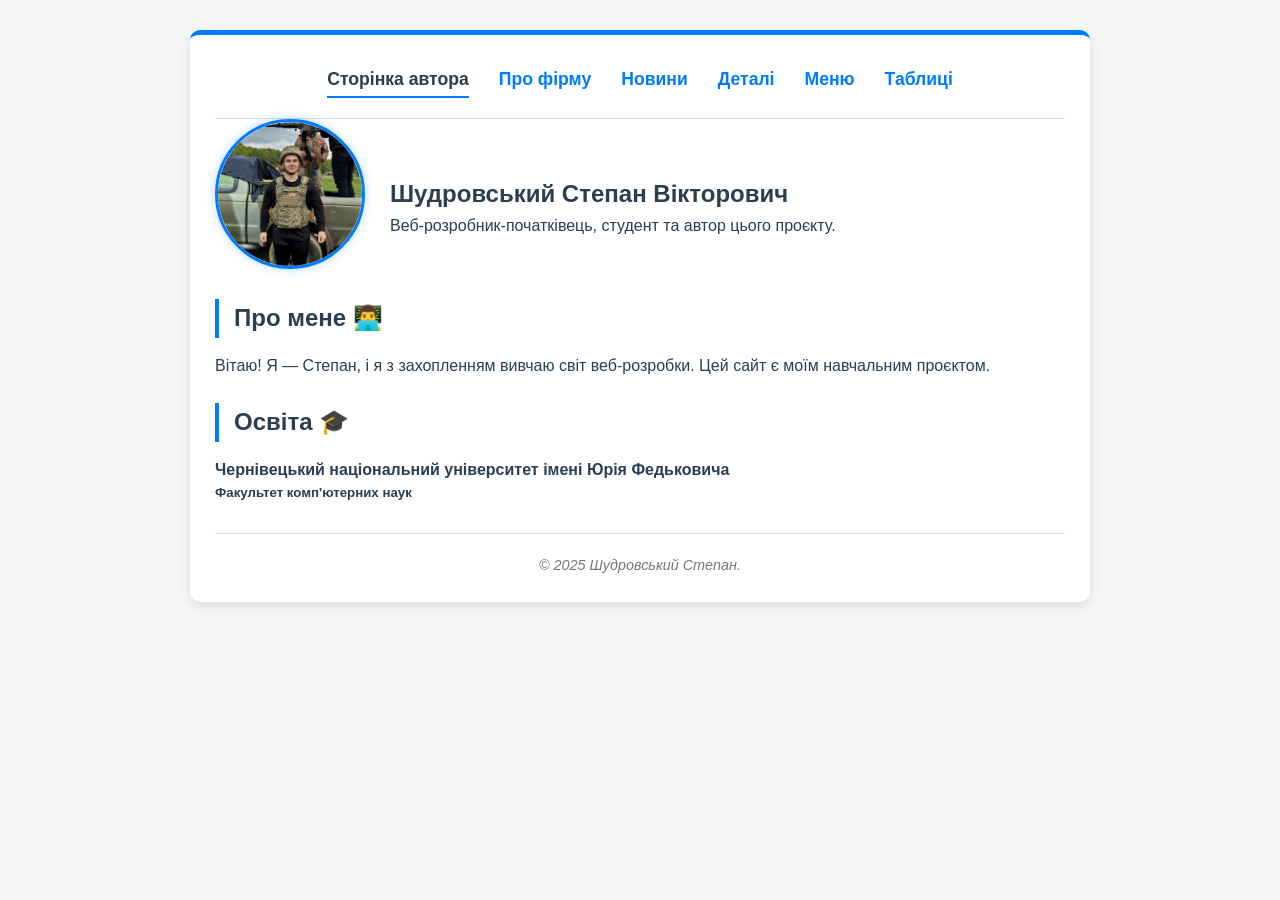
<file: index.html>
<!DOCTYPE html>
<html lang="uk-UA">

<head>
    <meta charset="UTF-8">
    <meta name="author" content="Шудровський Степан Вікторович">
    <meta name="viewport" content="width=device-width, initial-scale=1.0">
    <title>Сторінка автора - Шудровський Степан</title>
    <link rel="stylesheet" href="style.css">
</head>

<body>
    <div class="container">
        <header>
            <nav>
                <a href="index.html" class="active"><strong>Сторінка автора</strong></a>
                <a href="company.html">Про фірму</a>
                <a href="news.html">Новини</a>
                <a href="lists.html">Деталі</a>
                <a href="menu.html">Меню</a>
                <a href="tables.html">Таблиці</a>
            </nav>
        </header>
        <main>
            <section class="profile-header">
                <img src="images/author-photo.jpg" alt="Фото Степана Шудровського" class="profile-pic" width="150"
                    height="150">
                <div class="profile-info">
                    <h1>Шудровський Степан Вікторович</h1>
                    <p>Веб-розробник-початківець, студент та автор цього проєкту.</p>
                </div>
            </section>
            <section class="details">
                <h2>Про мене 👨‍💻</h2>
                <p>Вітаю! Я — Степан, і я з захопленням вивчаю світ веб-розробки. Цей сайт є моїм навчальним проєктом.
                </p>
                <h2>Освіта 🎓</h2>
                <h4>Чернівецький національний університет імені Юрія Федьковича</h4>
                <h5>Факультет комп'ютерних наук</h5>
            </section>
        </main>
        <footer>
            <address>© 2025 Шудровський Степан.</address>
        </footer>
    </div>
</body>

</html>
</file>
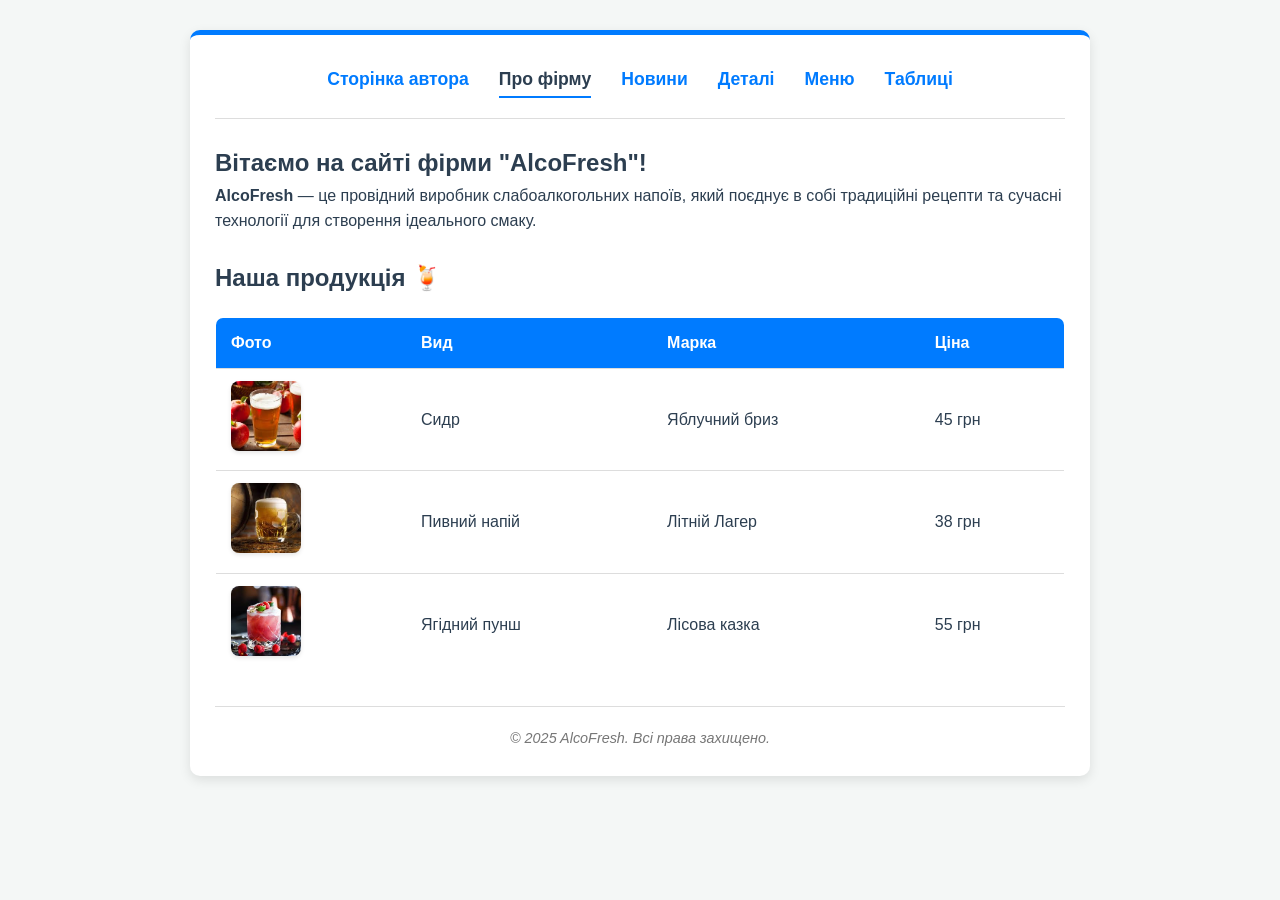
<file: company.html>
<!DOCTYPE html>
<html lang="uk">

<head>
    <meta charset="UTF-8">
    <meta name="author" content="Шудровський Степан Вікторович">
    <meta name="viewport" content="width=device-width, initial-scale=1.0">
    <title>Інформація про фірму "AlcoFresh"</title>
    <link rel="stylesheet" href="style.css">
</head>

<body>
    <div class="container">
        <header>
            <nav>
                <a href="index.html">Сторінка автора</a>
                <a href="company.html" class="active"><strong>Про фірму</strong></a>
                <a href="news.html">Новини</a>
                <a href="lists.html">Деталі</a>
                <a href="menu.html">Меню</a>
                <a href="tables.html">Таблиці</a>
            </nav>
        </header>
        <main>
            <section>
                <h1 id="company-title">Вітаємо на сайті фірми "AlcoFresh"!</h1>
                <p>
                    <b>AlcoFresh</b> — це провідний виробник слабоалкогольних напоїв, який поєднує в собі традиційні
                    рецепти та сучасні технології для створення ідеального смаку.
                </p>
            </section>
            <section>
                <h2>Наша продукція 🍹</h2>
                <table>
                    <thead>
                        <tr>
                            <th>Фото</th>
                            <th>Вид</th>
                            <th>Марка</th>
                            <th>Ціна</th>
                        </tr>
                    </thead>
                    <tbody>
                        <tr>
                            <td><img src="images/cider.jpg" alt="Сидр" class="product-photo"></td>
                            <td>Сидр</td>
                            <td>Яблучний бриз</td>
                            <td>45 грн</td>
                        </tr>
                        <tr>
                            <td><img src="images/lager.jpg" alt="Пивний напій" class="product-photo"></td>
                            <td>Пивний напій</td>
                            <td>Літній Лагер</td>
                            <td>38 грн</td>
                        </tr>
                        <tr>
                            <td><img src="images/punch.jpg" alt="Ягідний пунш" class="product-photo"></td>
                            <td>Ягідний пунш</td>
                            <td>Лісова казка</td>
                            <td>55 грн</td>
                        </tr>
                    </tbody>
                </table>
            </section>
        </main>
        <footer>
            <address>© 2025 AlcoFresh. Всі права захищено.</address>
        </footer>
    </div>
</body>

</html>
</file>
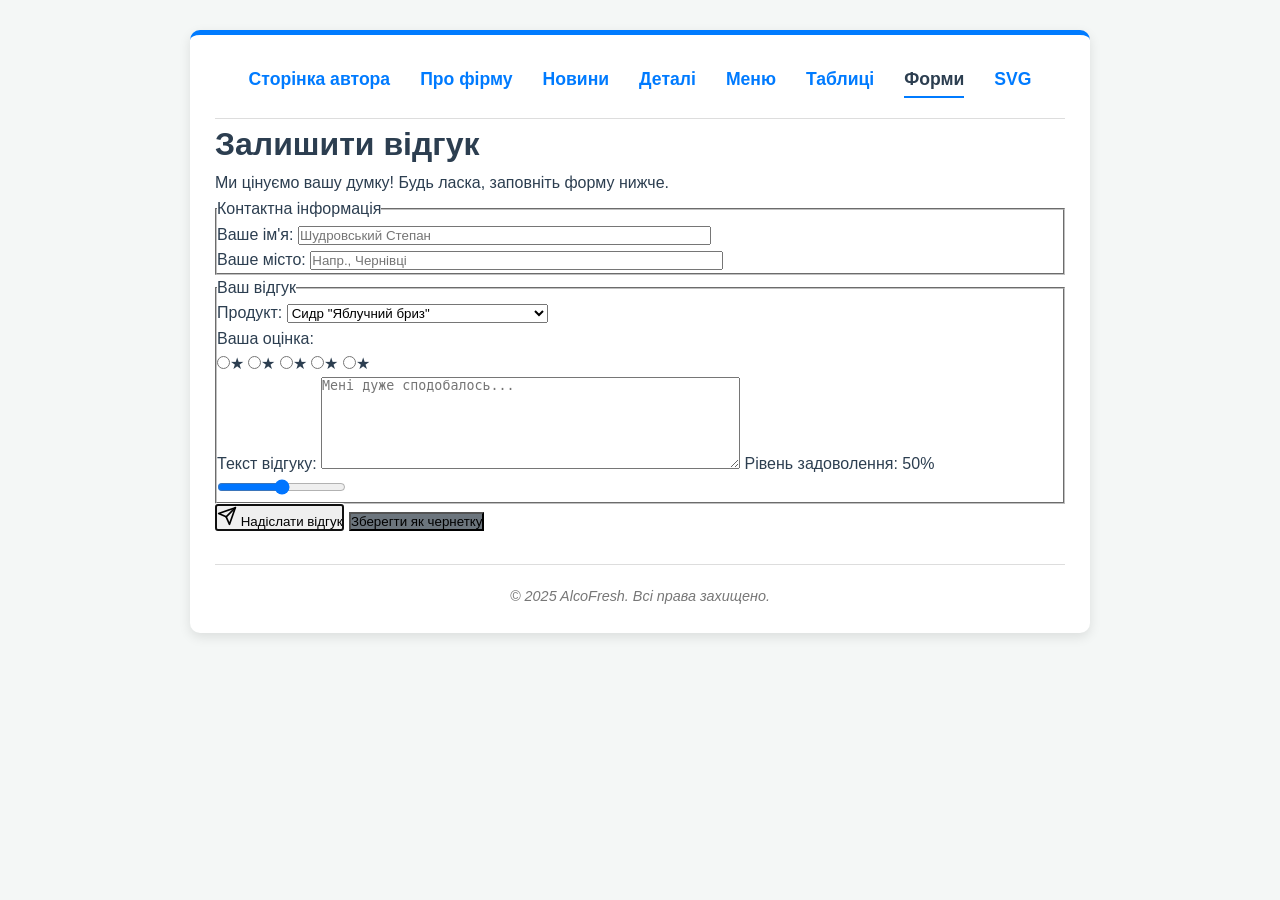
<file: forms.html>
<!DOCTYPE html>
<html lang="uk">

<head>
    <meta charset="UTF-8">
    <meta name="author" content="Шудровський Степан Вікторович">
    <meta name="viewport" content="width=device-width, initial-scale=1.0">
    <title>Форма відгуку - AlcoFresh</title>
    <link rel="stylesheet" href="style.css">
</head>

<body>
    <div class="container">
        <header>
            <nav>
                <a href="index.html">Сторінка автора</a>
                <a href="company.html">Про фірму</a>
                <a href="news.html">Новини</a>
                <a href="lists.html">Деталі</a>
                <a href="menu.html">Меню</a>
                <a href="tables.html">Таблиці</a>
                <a href="forms.html" class="active"><strong>Форми</strong></a>
                <a href="svg.html">SVG</a>
            </nav>
        </header>
        <main>
            <h1>Залишити відгук</h1>
            <p class="form-description">Ми цінуємо вашу думку! Будь ласка, заповніть форму нижче.</p>

            <form action="javascript:void(0);" method="post" id="feedback-form" class="feedback-form"
                title="Форма для відгуків">

                <fieldset>
                    <legend>Контактна інформація</legend>
                    <div class="form-grid">
                        <div>
                            <label for="full-name" id="name-label" lang="uk">Ваше ім'я:</label>
                            <input type="text" id="full-name" name="fullname" required size="50" maxlength="100"
                                placeholder="Шудровський Степан" pattern="[А-Яа-яІіЇїЄєҐґ'\s]+"
                                title="Введіть ваше повне ім'я" autocomplete="name">
                        </div>
                        <div>
                            <label for="city">Ваше місто:</label>
                            <input list="cities" id="city" name="city" size="50" placeholder="Напр., Чернівці">
                            <datalist id="cities" dir="ltr" lang="uk">
                                <option value="Київ">
                                <option value="Львів">
                                <option value="Чернівці">
                                <option value="Харків">
                            </datalist>
                        </div>
                    </div>
                </fieldset>

                <fieldset>
                    <legend>Ваш відгук</legend>

                    <label for="product-select">Продукт:</label>
                    <select name="product" id="product-select">
                        <optgroup label="Сидри" lang="uk" title="Категорія сидрів" dir="ltr">
                            <option value="cider_apple" selected class="option-style" style="color: green;">Сидр
                                "Яблучний бриз"</option>
                            <option value="cider_cherry" disabled>Сидр "Вишневий" (скоро у продажу)</option>
                        </optgroup>
                        <optgroup label="Пивні напої" lang="uk" title="Категорія пивних напоїв">
                            <option value="lager_summer">Пивний напій "Літній Лагер"</option>
                        </optgroup>
                    </select>

                    <div>
                        <p class="font-style-demo">Ваша оцінка:</p>
                        <!-- Новий зірковий рейтинг (використовує radio) -->
                        <div class="star-rating">
                            <input type="radio" name="rating" value="5" id="rate-5"><label for="rate-5">★</label>
                            <input type="radio" name="rating" value="4" id="rate-4"><label for="rate-4">★</label>
                            <input type="radio" name="rating" value="3" id="rate-3"><label for="rate-3">★</label>
                            <input type="radio" name="rating" value="2" id="rate-2"><label for="rate-2">★</label>
                            <input type="radio" name="rating" value="1" id="rate-1"><label for="rate-1">★</label>
                        </div>
                    </div>

                    <label for="review-text" style="margin-top: 15px;">Текст відгуку:</label>
                    <textarea id="review-text" name="review" rows="6" cols="50" maxlength="1000"
                        placeholder="Мені дуже сподобалось..." dir="ltr"></textarea>

                    <label for="satisfaction">Рівень задоволення: <span id="range-value">50</span>%</label>
                    <input type="range" id="satisfaction" name="satisfaction" min="0" max="100" value="50"
                        oninput="document.getElementById('range-value').innerText = this.value;">
                </fieldset>

                <input type="hidden" name="form_id" value="feedback_v1">

                <div class="form-buttons">
                    <button type="submit" autofocus>
                        <svg xmlns="http://www.w3.org/2000/svg" width="20" height="20" viewBox="0 0 24 24" fill="none"
                            stroke="currentColor" stroke-width="2" stroke-linecap="round" stroke-linejoin="round">
                            <line x1="22" y1="2" x2="11" y2="13"></line>
                            <polygon points="22 2 15 22 11 13 2 9 22 2"></polygon>
                        </svg>
                        <span>Надіслати відгук</span>
                    </button>
                    <input type="submit" value="Зберегти як чернетку" formtarget="_blank"
                        style="background-color: #6c757d;">
                </div>
            </form>

        </main>
        <footer>
            <address>© 2025 AlcoFresh. Всі права захищено.</address>
        </footer>
    </div>
</body>

</html>
</file>
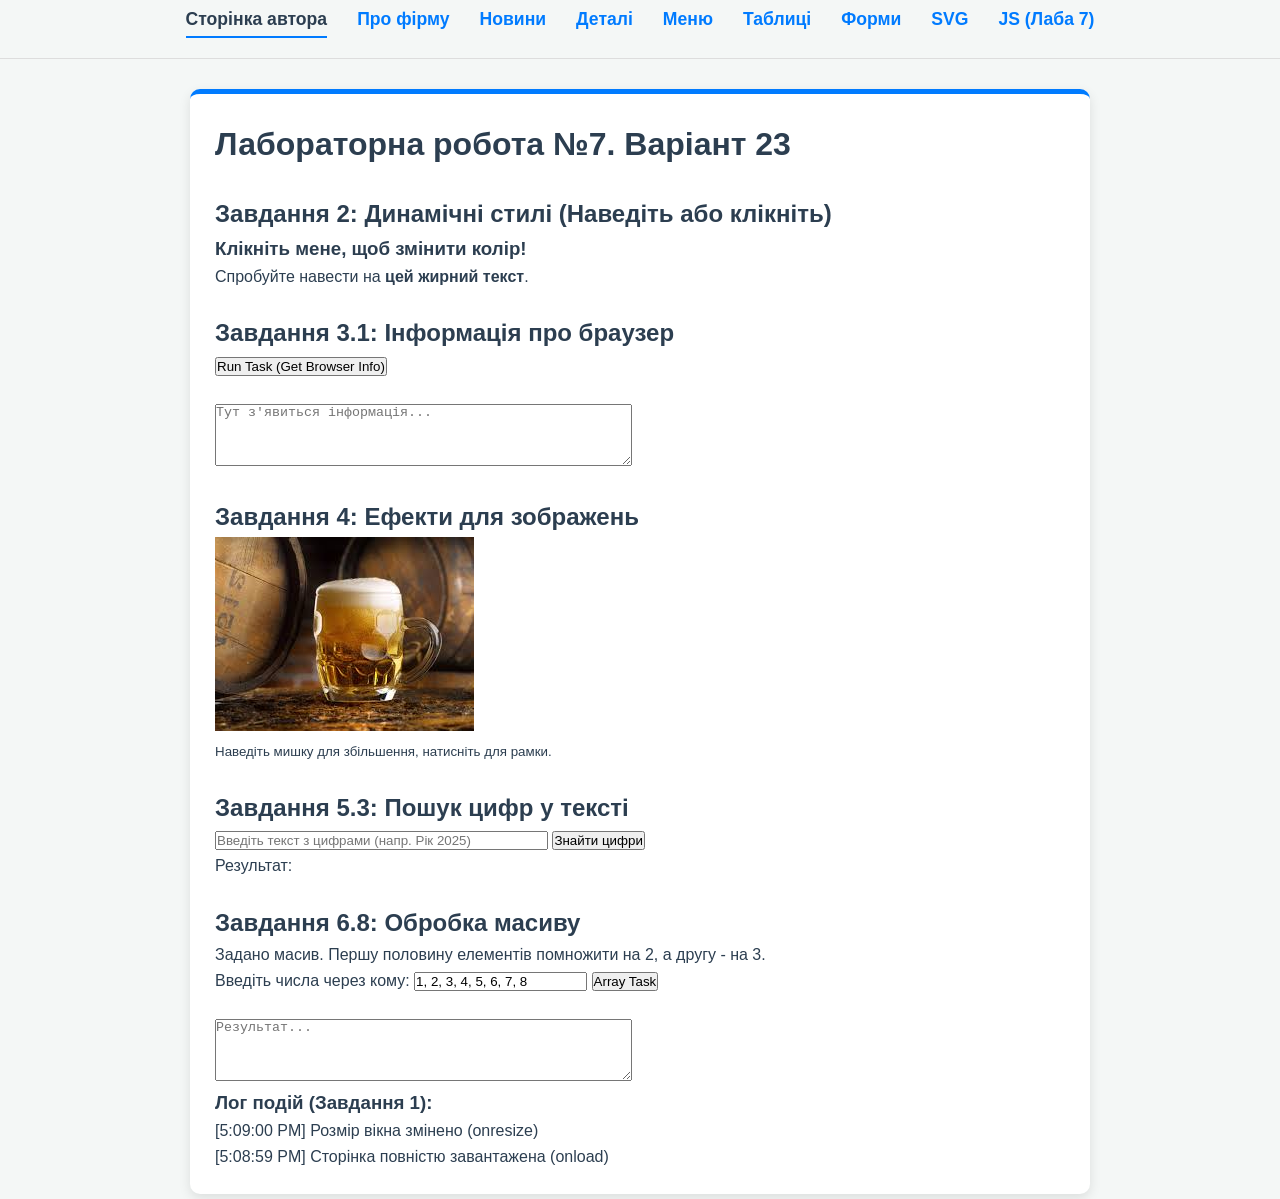
<file: lab7.html>
<!DOCTYPE html>
<html lang="uk">

<head>
    <meta charset="UTF-8">
    <meta name="viewport" content="width=device-width, initial-scale=1.0">
    <title>Лабораторна робота №7 - Варіант 23</title>
    <link rel="stylesheet" href="style.css">
</head>

<body onload="logEvent('Сторінка повністю завантажена (onload)')"
    onresize="logEvent('Розмір вікна змінено (onresize)')">

<header>
    <nav>
        <a href="index.html" class="active">Сторінка автора</a>
        <a href="company.html">Про фірму</a>
        <a href="news.html">Новини</a>
        <a href="lists.html">Деталі</a>
        <a href="menu.html">Меню</a>
        <a href="tables.html">Таблиці</a>
        <a href="forms.html">Форми</a>
        <a href="svg.html">SVG</a>
        <a href="lab7.html"><strong>JS (Лаба 7)</strong></a>
    </nav>
</header>

    <div class="container">
        <h1>Лабораторна робота №7. Варіант 23</h1>

        <section class="task-section">
            <h2>Завдання 2: Динамічні стилі (Наведіть або клікніть)</h2>
            <h3 id="dynamic-header" onclick="changeHeaderColor(this)" onmouseover="addUnderline(this)"
                onmouseout="removeUnderline(this)">
                Клікніть мене, щоб змінити колір!
            </h3>
            <p>
                Спробуйте навести на <b onmouseover="makeItalic(this)" onmouseout="removeItalic(this)">цей жирний
                    текст</b>.
            </p>
        </section>

        <section class="task-section">
            <h2>Завдання 3.1: Інформація про браузер</h2>
            <form name="browserForm">
                <button type="button" onclick="showBrowserInfo()">Run Task (Get Browser Info)</button>
                <br><br>
                <textarea id="browser-output" rows="4" cols="50" placeholder="Тут з'явиться інформація..."></textarea>
            </form>
        </section>

        <section class="task-section">
            <h2>Завдання 4: Ефекти для зображень</h2>
            <div class="image-container">
                <img src="[data-uri]" alt="Приклад" onmouseover="zoomIn(this)"
                    onmouseout="zoomOut(this)" onmousedown="changeBorder(this, 'red')"
                    onmouseup="changeBorder(this, 'none')">
                <p><small>Наведіть мишку для збільшення, натисніть для рамки.</small></p>
            </div>
        </section>

        <section class="task-section">
            <h2>Завдання 5.3: Пошук цифр у тексті</h2>
            <form name="regexForm">
                <input type="text" id="regex-input" placeholder="Введіть текст з цифрами (напр. Рік 2025)" size="40">
                <button type="button" onclick="findDigits()">Знайти цифри</button>
                <p id="regex-result">Результат: </p>
            </form>
        </section>

        <section class="task-section">
            <h2>Завдання 6.8: Обробка масиву</h2>
            <p>Задано масив. Першу половину елементів помножити на 2, а другу - на 3.</p>
            <form name="arrayForm">
                <label>Введіть числа через кому:</label>
                <input type="text" id="array-input" value="1, 2, 3, 4, 5, 6, 7, 8">
                <button type="button" onclick="processArray()">Array Task</button>
                <br><br>
                <textarea id="array-output" rows="4" cols="50" placeholder="Результат..."></textarea>
            </form>
        </section>

        <div id="event-log">
            <h3>Лог подій (Завдання 1):</h3>
            <div id="logs"></div>
        </div>
    </div>

    <script src="script.js"></script>
</body>

</html>
</file>
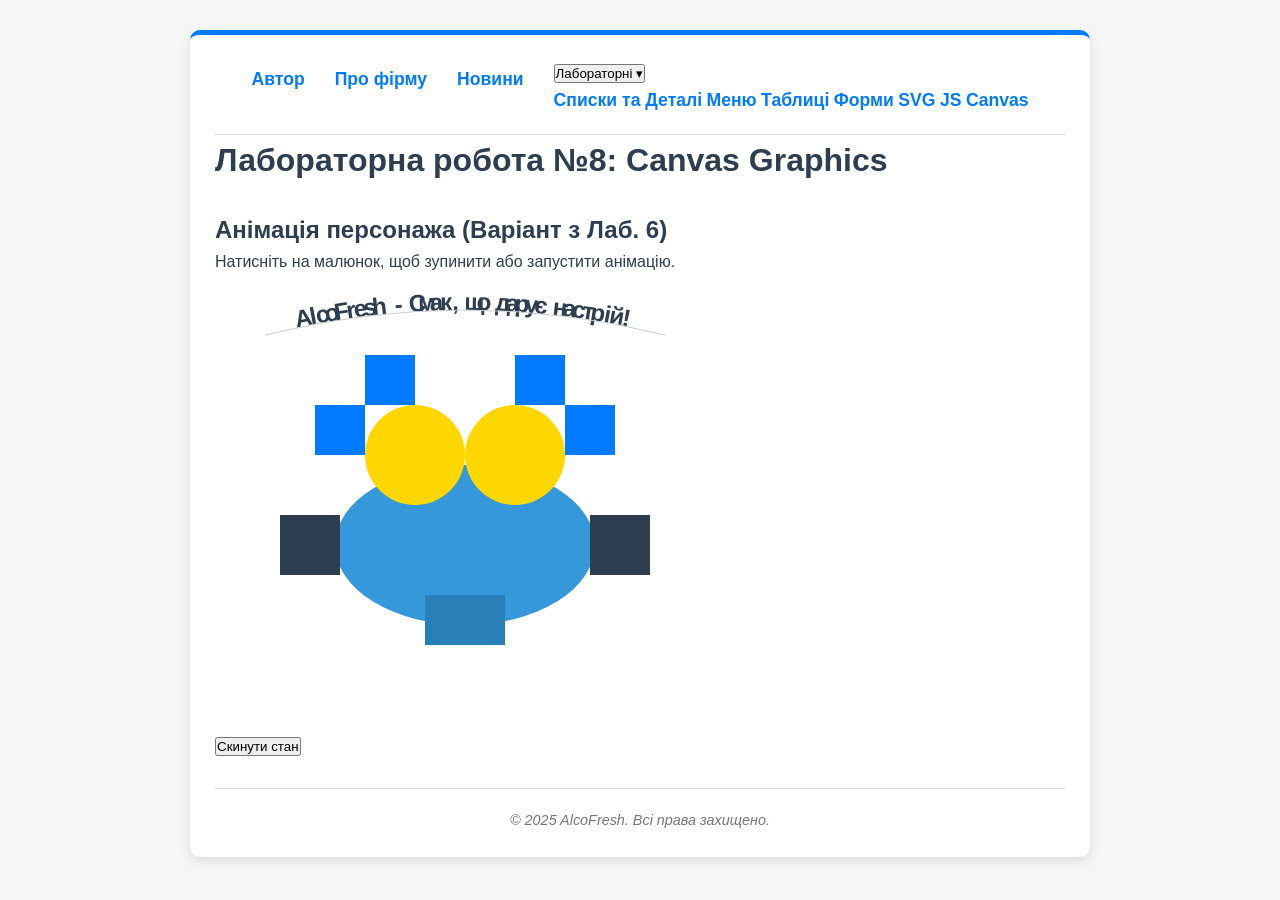
<file: lab8.html>
<!DOCTYPE html>
<html lang="uk">

<head>
    <meta charset="UTF-8">
    <meta name="viewport" content="width=device-width, initial-scale=1.0">
    <title>Лабораторна робота №8 - Canvas</title>
    <link rel="stylesheet" href="style.css">
</head>

<body>
    <div class="container">
        <header>
            <nav class="main-nav">
                <a href="index.html" class="nav-link">Автор</a>
                <a href="company.html" class="nav-link">Про фірму</a>
                <a href="news.html" class="nav-link">Новини</a>
                
                <div class="dropdown">
                    <button class="dropbtn">Лабораторні ▾</button>
                    <div class="dropdown-content">
                        <a href="lists.html">Списки та Деталі</a>
                        <a href="menu.html">Меню</a>
                        <a href="tables.html">Таблиці</a>
                        <a href="forms.html">Форми</a>
                        <a href="svg.html">SVG</a>
                        <a href="lab7.html">JS</a>
                        <a href="lab8.html">Canvas</a>
                    </div>
                </div>
            </nav>
        </header>
        <main>
            <h1>Лабораторна робота №8: Canvas Graphics</h1>

            <section class="task-section">
                <h2>Анімація персонажа (Варіант з Лаб. 6)</h2>
                <p>Натисніть на малюнок, щоб зупинити або запустити анімацію.</p>

                <canvas id="myCanvas" width="500" height="450">
                    Ваш браузер не підтримує Canvas.
                </canvas>

                <div class="controls">
                    <button onclick="resetAnimation()">Скинути стан</button>
                </div>
            </section>
        </main>
        <footer>
            <address>© 2025 AlcoFresh. Всі права захищено.</address>
        </footer>
    </div>

    <script src="lab8.js"></script>
</body>

</html>
</file>
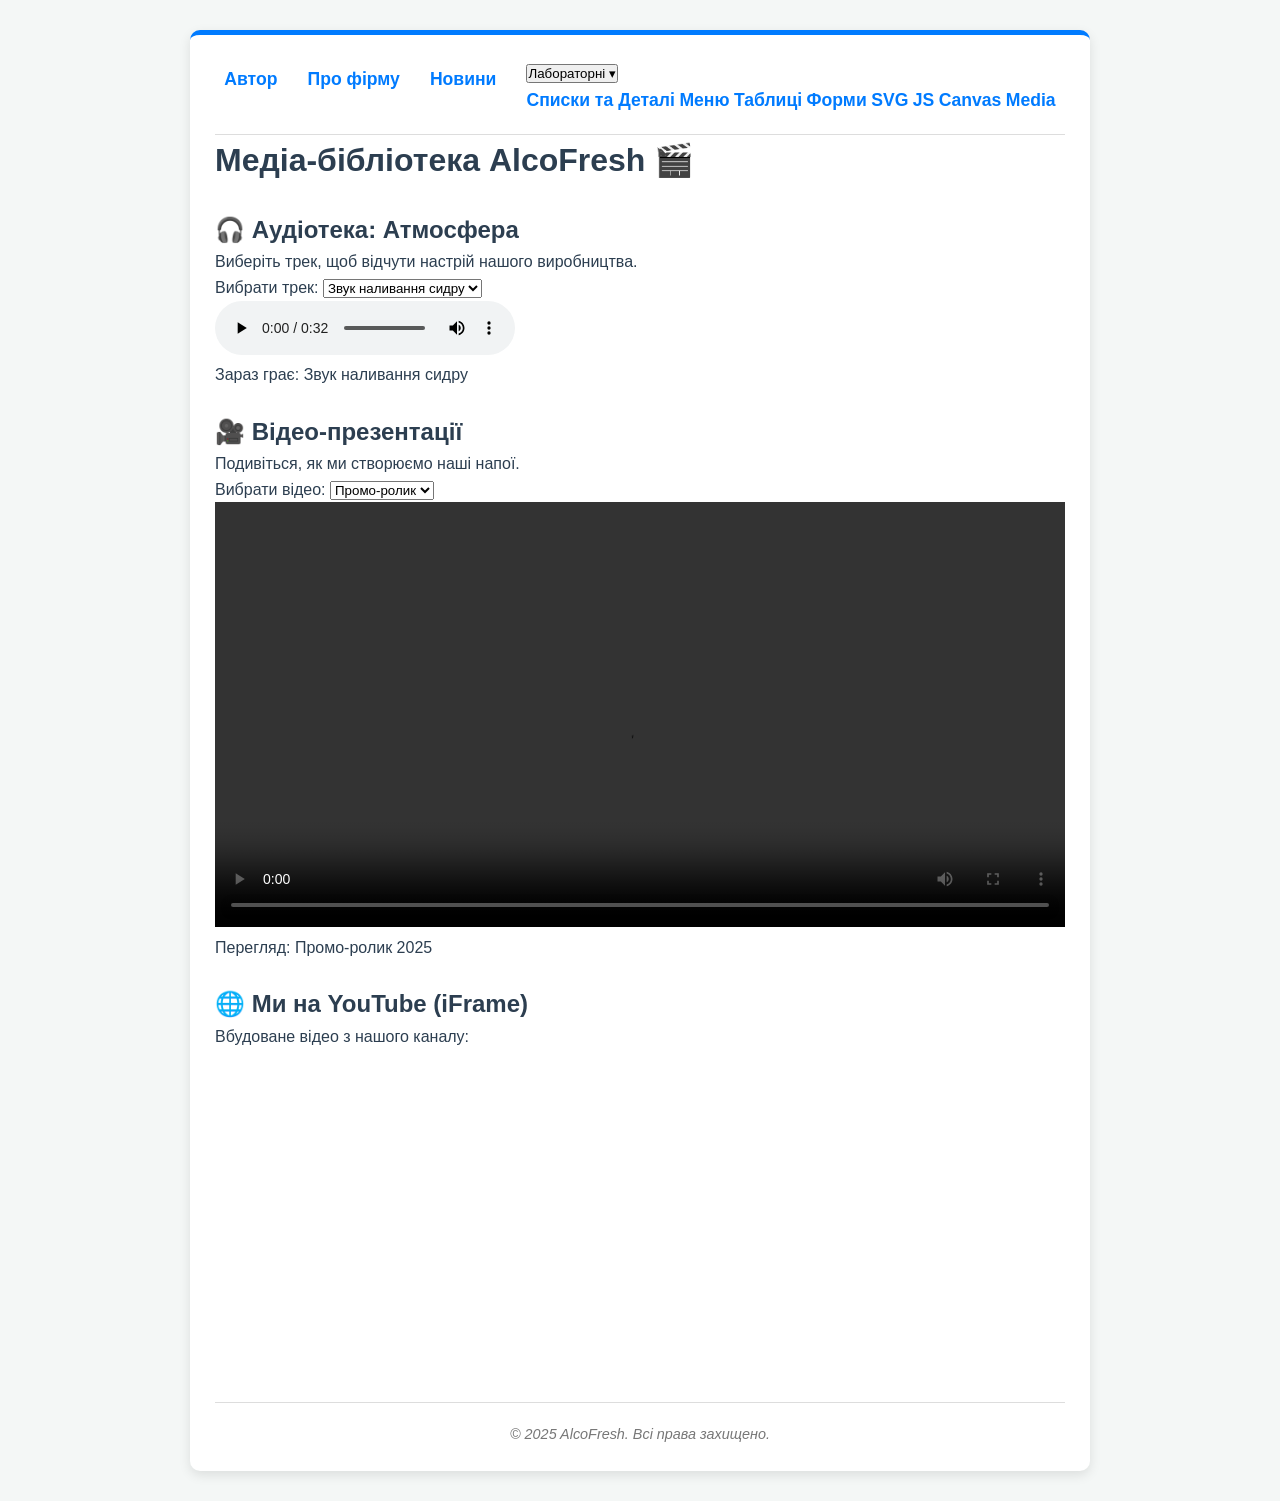
<file: lab9.html>
<!DOCTYPE html>
<html lang="uk">

<head>
    <meta charset="UTF-8">
    <meta name="viewport" content="width=device-width, initial-scale=1.0">
    <title>Медіа-бібліотека - AlcoFresh</title>
    <link rel="stylesheet" href="style.css">
</head>

<body>
    <div class="container">
        <header>
            <nav class="main-nav">
                <a href="index.html" class="nav-link">Автор</a>
                <a href="company.html" class="nav-link">Про фірму</a>
                <a href="news.html" class="nav-link">Новини</a>

                <div class="dropdown">
                    <button class="dropbtn active">Лабораторні ▾</button>
                    <div class="dropdown-content">
                        <a href="lists.html">Списки та Деталі</a>
                        <a href="menu.html">Меню</a>
                        <a href="tables.html">Таблиці</a>
                        <a href="forms.html">Форми</a>
                        <a href="svg.html">SVG</a>
                        <a href="lab7.html">JS</a>
                        <a href="lab8.html">Canvas</a>
                        <a href="lab9.html">Media</a>
                    </div>
                </div>
            </nav>
        </header>
        <main>
            <h1>Медіа-бібліотека AlcoFresh 🎬</h1>

            <section class="media-section">
                <h2>🎧 Аудіотека: Атмосфера</h2>
                <p>Виберіть трек, щоб відчути настрій нашого виробництва.</p>

                <form class="media-form">
                    <label for="audioSelect">Вибрати трек:</label>
                    <select id="audioSelect" onchange="changeAudio()">
                        <option value="media/audio/cider.mp3">Звук наливання сидру</option>
                        <option value="media/audio/bar.mp3">Шум нашого бару</option>
                        <option value="media/audio/promo_voice.mp3">Рекламний голос</option>
                    </select>
                </form>

                <figure class="media-player-container">
                    <audio id="myAudioPlayer" controls>
                        <source src="media/audio/cider.mp3" type="audio/mpeg">
                        Ваш браузер не підтримує елемент audio.
                    </audio>
                    <figcaption>Зараз грає: <span id="audioCaption">Звук наливання сидру</span></figcaption>
                </figure>
            </section>

            <section class="media-section">
                <h2>🎥 Відео-презентації</h2>
                <p>Подивіться, як ми створюємо наші напої.</p>

                <form class="media-form">
                    <label for="videoSelect">Вибрати відео:</label>
                    <select id="videoSelect" onchange="changeVideo()">
                        <option value="media/video/promo.mp4">Промо-ролик</option>
                    </select>
                </form>

                <figure class="media-player-container">
                    <video id="myVideoPlayer" width="100%" height="auto" controls preload="metadata">
                        <source src="media/video/promo.mp4" type="video/mp4">
                        Ваш браузер не підтримує елемент video.
                    </video>
                    <figcaption>Перегляд: <span id="videoCaption">Промо-ролик 2025</span></figcaption>
                </figure>
            </section>

            <section class="media-section">
                <h2>🌐 Ми на YouTube (iFrame)</h2>
                <p>Вбудоване відео з нашого каналу:</p>

                <div class="iframe-container">
                    <iframe width="560" height="315" src="https://www.youtube.com/embed/gvD-QKcHXks?"
                        title="YouTube video player" frameborder="0"
                        allow="accelerometer; autoplay; clipboard-write; encrypted-media; gyroscope; picture-in-picture; web-share"
                        allowfullscreen>
                    </iframe>
                </div>
            </section>

        </main>
        <footer>
            <address>© 2025 AlcoFresh. Всі права захищено.</address>
        </footer>
    </div>

    <script src="lab9.js"></script>
</body>

</html>
</file>
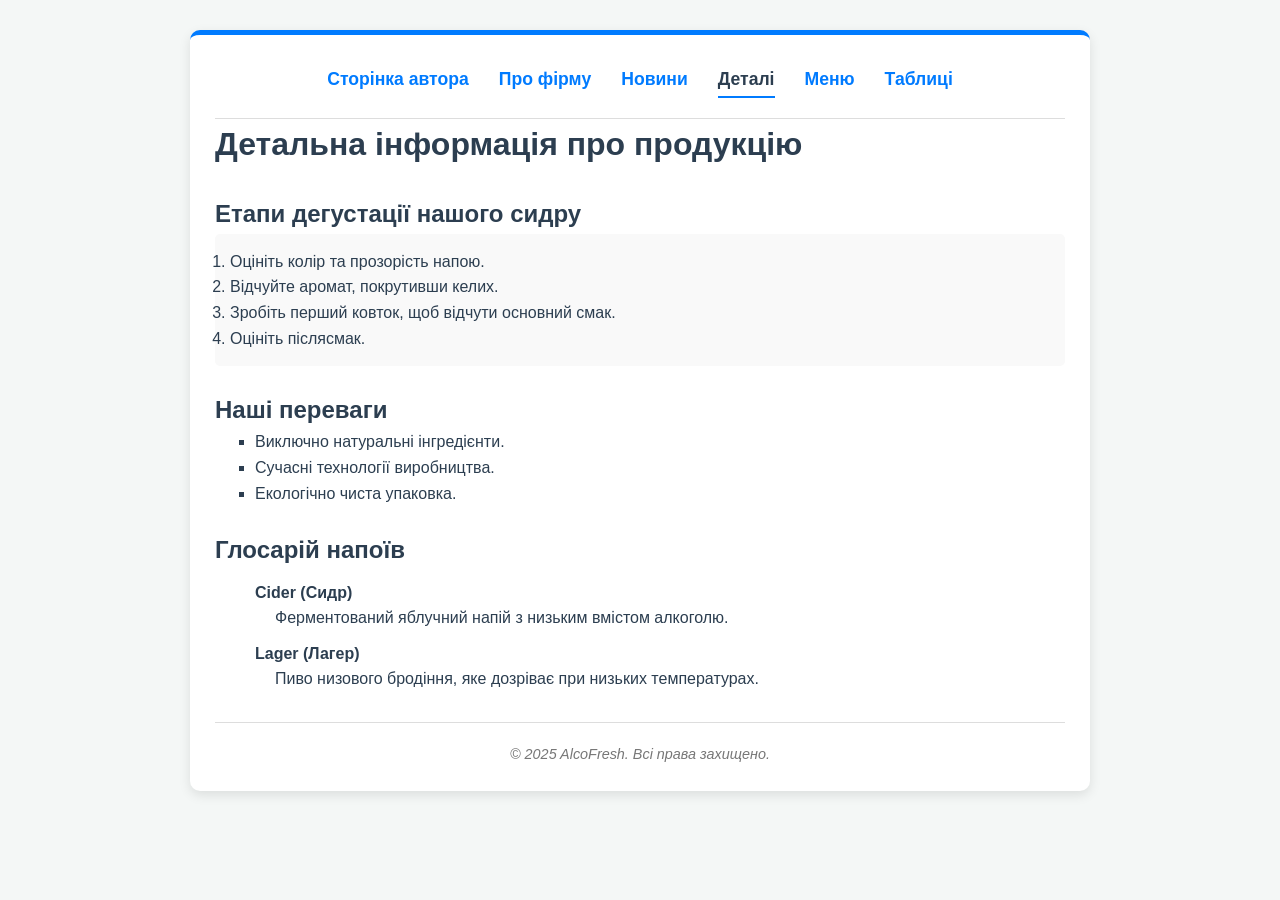
<file: lists.html>
<!DOCTYPE html>
<html lang="uk">

<head>
    <meta charset="UTF-8">
    <meta name="author" content="Шудровський Степан Вікторович">
    <meta name="viewport" content="width=device-width, initial-scale=1.0">
    <title>Асортимент та деталі - AlcoFresh</title>
    <link rel="stylesheet" href="style.css">
</head>

<body>
    <div class="container">
        <header>
            <nav>
                <a href="index.html">Сторінка автора</a>
                <a href="company.html">Про фірму</a>
                <a href="news.html">Новини</a>
                <a href="lists.html" class="active"><strong>Деталі</strong></a>
                <a href="menu.html">Меню</a>
                <a href="tables.html">Таблиці</a>
            </nav>
        </header>
        <main>
            <h1>Детальна інформація про продукцію</h1>

            <section>
                <h2>Етапи дегустації нашого сидру</h2>
                <ol start="1" class="custom-ol" style="background-color: #f9f9f9; padding: 15px; border-radius: 5px;">
                    <li>Оцініть колір та прозорість напою.</li>
                    <li>Відчуйте аромат, покрутивши келих.</li>
                    <li>Зробіть перший ковток, щоб відчути основний смак.</li>
                    <li>Оцініть післясмак.</li>
                </ol>
            </section>

            <section>
                <h2>Наші переваги</h2>
                <ul type="square" class="advantages-list">
                    <li>Виключно натуральні інгредієнти.</li>
                    <li>Сучасні технології виробництва.</li>
                    <li>Екологічно чиста упаковка.</li>
                </ul>
            </section>

            <section>
                <h2>Глосарій напоїв</h2>
                <dl id="glossary" dir="ltr">
                    <dt id="cider-term" class="drink-term" lang="en">Cider (Сидр)</dt>
                    <dd class="drink-definition">Ферментований яблучний напій з низьким вмістом алкоголю.</dd>

                    <dt id="lager-term" class="drink-term" lang="en">Lager (Лагер)</dt>
                    <dd class="drink-definition">Пиво низового бродіння, яке дозріває при низьких температурах.</dd>

                </dl>
            </section>
        </main>
        <footer>
            <address>© 2025 AlcoFresh. Всі права захищено.</address>
        </footer>
    </div>
</body>

</html>
</file>
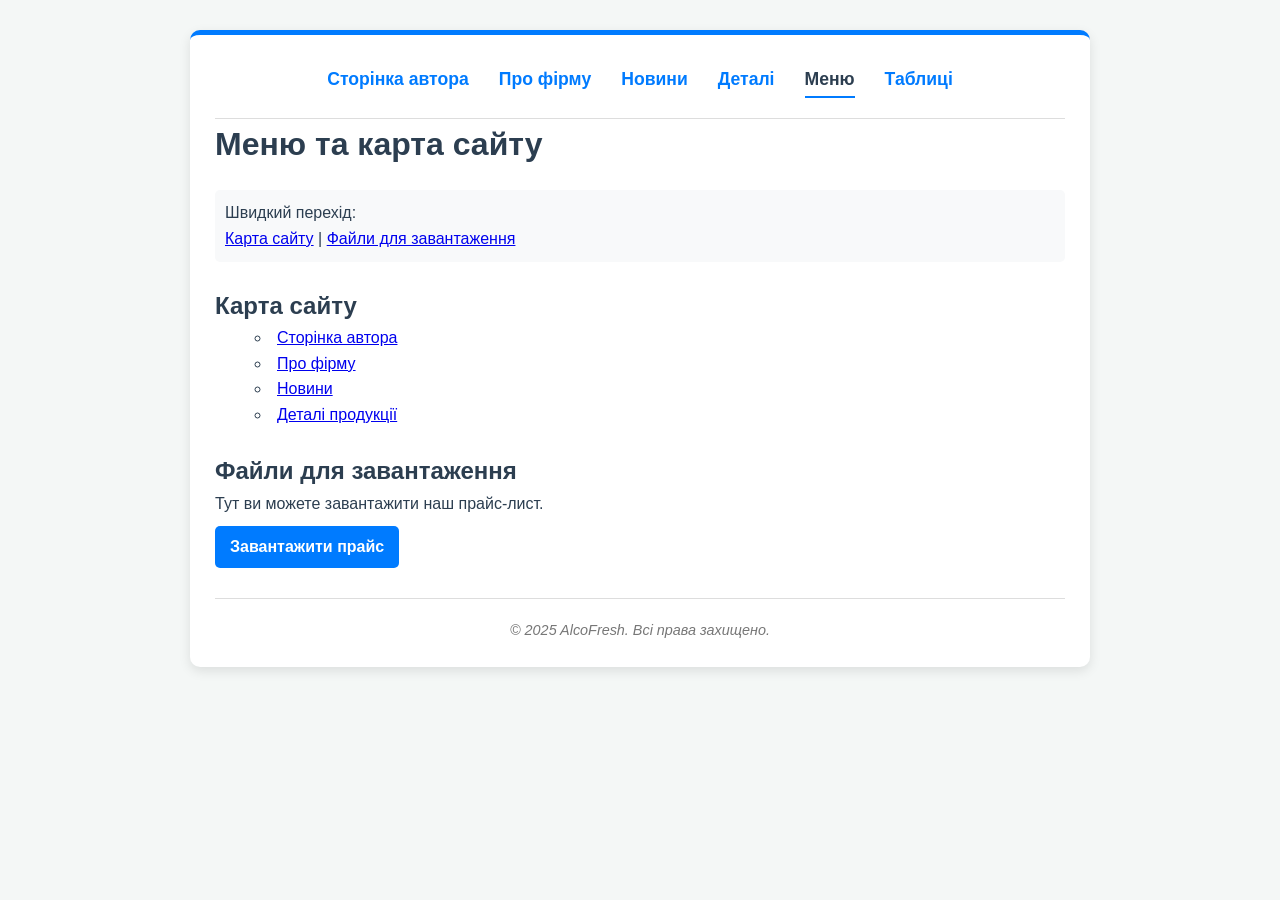
<file: menu.html>
<!DOCTYPE html>
<html lang="uk">

<head>
    <meta charset="UTF-8">
    <meta name="author" content="Шудровський Степан Вікторович">
    <meta name="viewport" content="width=device-width, initial-scale=1.0">
    <title>Меню сайту - AlcoFresh</title>
    <link rel="stylesheet" href="style.css">
</head>

<body>
    <div class="container">
        <header>
            <nav>
                <a href="index.html">Сторінка автора</a>
                <a href="company.html">Про фірму</a>
                <a href="news.html">Новини</a>
                <a href="lists.html">Деталі</a>
                <a href="menu.html" class="active"><strong>Меню</strong></a>
                <a href="tables.html">Таблиці</a>
            </nav>
        </header>
        <main>
            <h1 id="top">Меню та карта сайту</h1>

            <div class="internal-nav">
                <p>Швидкий перехід:</p>
                <a href="#sitemap" title="Перейти до карти сайту">Карта сайту</a> |
                <a href="#download-section" title="Перейти до файлів">Файли для завантаження</a>
            </div>

            <section id="sitemap">
                <h2>Карта сайту</h2>
                <menu id="main-menu">
                    <li>
                        <a href="index.html" rel="author" title="Дізнатися більше про розробника" type="text/html"
                            lang="uk-UA">Сторінка автора</a>
                    </li>
                    <li><a href="company.html" title="Інформація про нашу компанію">Про фірму</a></li>
                    <li><a href="news.html" title="Останні події та анонси">Новини</a></li>
                    <li><a href="lists.html" title="Деталі про продукцію у списках">Деталі продукції</a></li>
                </menu>
            </section>

            <section id="download-section">
                <h2>Файли для завантаження</h2>
                <p>Тут ви можете завантажити наш прайс-лист.</p>
                <a href="images/pricelist-placeholder.pdf" download="AlcoFresh-Price-List.pdf" class="read-more-btn"
                    tabindex="0" shape="rect" title="Натисніть, щоб завантажити прайс-лист у форматі PDF">
                    Завантажити прайс
                </a>
            </section>
        </main>
        <footer>
            <address>© 2025 AlcoFresh. Всі права захищено.</address>
        </footer>
    </div>
</body>

</html>
</file>
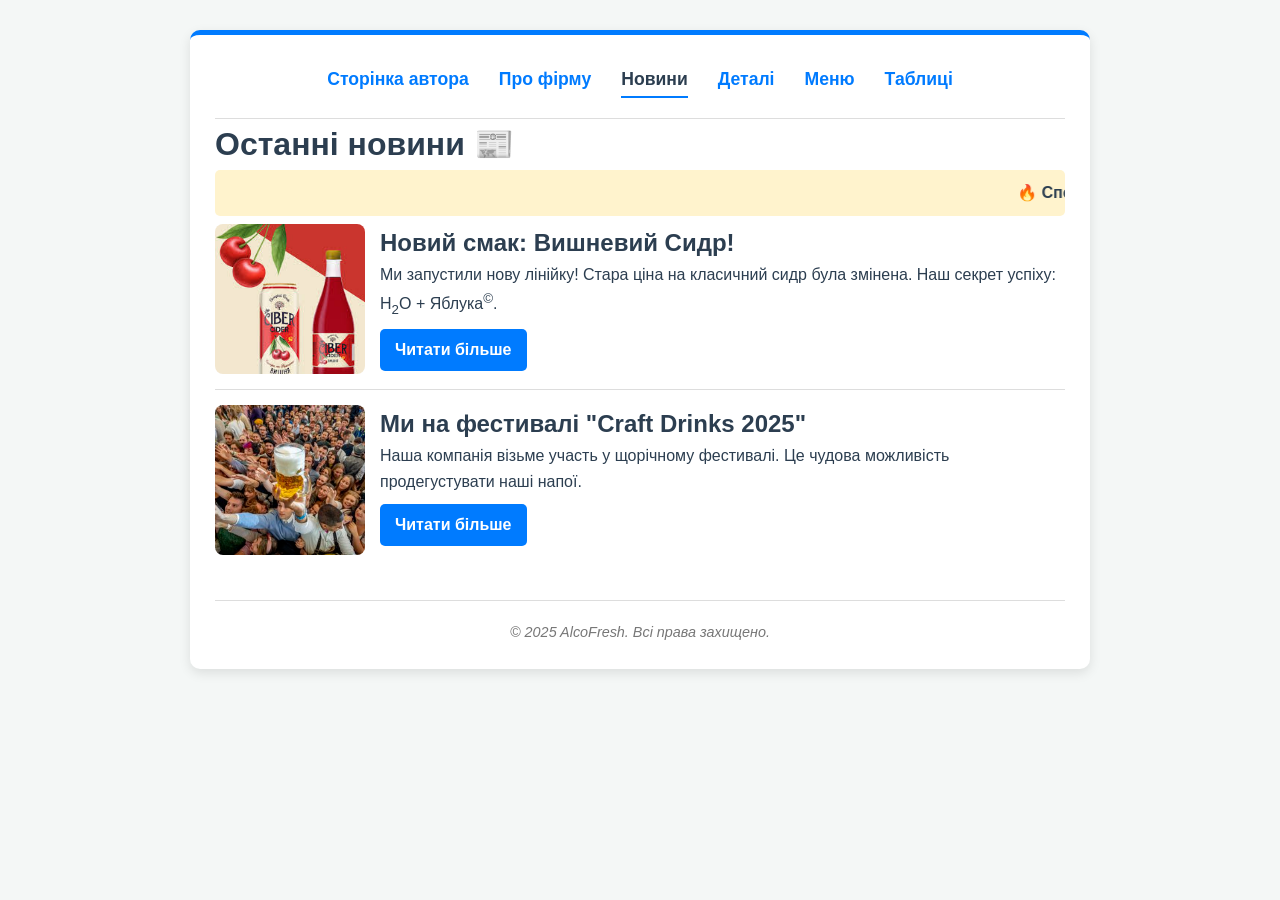
<file: news.html>
<!DOCTYPE html>
<html lang="uk">
<head>
    <meta charset="UTF-8">
    <meta name="author" content="Шудровський Степан Вікторович">
    <meta name="viewport" content="width=device-width, initial-scale=1.0">
    <title>Новини фірми "AlcoFresh"</title>
    <link rel="stylesheet" href="style.css">
</head>
<body>
    <div class="container">
        <header>
            <nav>
                <a href="index.html">Сторінка автора</a>
                <a href="company.html">Про фірму</a>
                <a href="news.html" class="active"><strong>Новини</strong></a>
                <a href="lists.html">Деталі</a>
                <a href="menu.html">Меню</a>
                <a href="tables.html">Таблиці</a>
            </nav>
        </header>
        <main>
            <h1>Останні новини 📰</h1>

            <marquee id="promo-line" class="promo" width="100%" bgcolor="#fff3cd" scrollamount="5" behavior="scroll">
                🔥 Спеціальна пропозиція цього тижня: знижка 15% на весь яблучний сидр! 🔥
            </marquee>

            <article class="news-item">
                <img src="images/news-cherries.jpg" alt="Вишневий сидр" class="news-photo">
                <h2>Новий смак: Вишневий Сидр!</h2>
                <p>Ми запустили нову лінійку! Стара ціна на класичний сидр була змінена. Наш секрет успіху: H<sub>2</sub>O + Яблука<sup>©</sup>.</p>
                <a href="#" class="read-more-btn">Читати більше</a>
            </article>
            <article class="news-item">
                <img src="images/news-festival.jpg" alt="Фестиваль напоїв" class="news-photo">
                <h2>Ми на фестивалі "Craft Drinks 2025"</h2>
                <p>Наша компанія візьме участь у щорічному фестивалі. Це чудова можливість продегустувати наші напої.</p>
                <a href="#" class="read-more-btn">Читати більше</a>
            </article>
        </main>
        <footer>
            <address>© 2025 AlcoFresh. Всі права захищено.</address>
        </footer>
    </div>
</body>
</html>
</file>
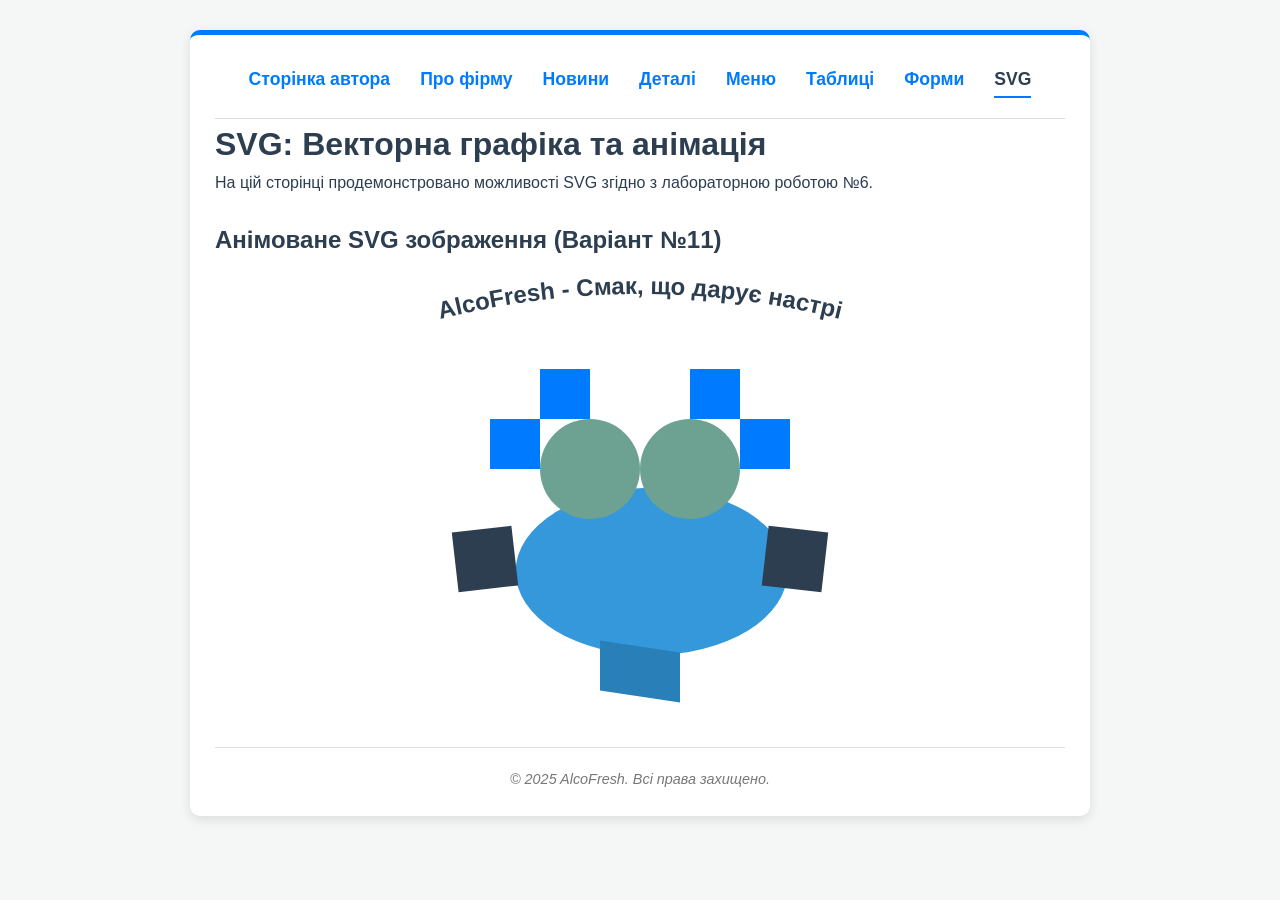
<file: svg.html>
<!DOCTYPE html>
<html lang="uk">

<head>
    <meta charset="UTF-8">
    <meta name="author" content="Шудровський Степан Вікторович">
    <meta name="viewport" content="width=device-width, initial-scale=1.0">
    <title>SVG графіка та анімація - AlcoFresh</title>
    <link rel="stylesheet" href="style.css">
</head>

<body>
    <div class="container">
        <header>
            <nav>
                <a href="index.html">Сторінка автора</a>
                <a href="company.html">Про фірму</a>
                <a href="news.html">Новини</a>
                <a href="lists.html">Деталі</a>
                <a href="menu.html">Меню</a>
                <a href="tables.html">Таблиці</a>
                <a href="forms.html">Форми</a>
                <a href="svg.html" class="active"><strong>SVG</strong></a>
            </nav>
        </header>
        <main>
            <h1>SVG: Векторна графіка та анімація</h1>
            <p>На цій сторінці продемонстровано можливості SVG згідно з лабораторною роботою №6.</p>

            <section>
                <h2>Анімоване SVG зображення (Варіант №11)</h2>

                <svg width="100%" height="450" viewBox="0 0 500 450" class="svg-canvas">
                    <desc>Анімована фігура, що точно відповідає схемі варіанту.</desc>

                    <!-- Текст по кривій -->
                    <defs>
                        <path id="text-path" d="M 50 60 Q 250 10 450 60" fill="none" />
                    </defs>
                    <text font-size="24" font-family="Arial, sans-serif" fill="#2c3e50" font-weight="bold">
                        <textPath href="#text-path">
                            AlcoFresh - Смак, що дарує настрій!
                        </textPath>
                    </text>

                    <!-- Група для фігури -->
                    <g id="figure" transform="translate(0, 30)">

                        <!-- Тіло (3.4. Зміна розміру) -->
                        <ellipse cx="250" cy="270" rx="130" ry="80" fill="#3498db">
                            <animateTransform attributeName="transform" type="scale" begin="0s" dur="2s"
                                values="1; 1.05; 1" repeatCount="indefinite" additive="sum" />
                        </ellipse>

                        <!-- Ноги (3.5. Перекручування) -->
                        <rect x="210" y="320" width="80" height="50" fill="#2980b9">
                            <animateTransform attributeName="transform" type="skewY" begin="0s" dur="3s"
                                values="0; 10; -10; 0" repeatCount="indefinite" additive="sum" />
                        </rect>

                        <!-- Руки (3.3. Обертання) -->
                        <rect x="375" y="240" width="60" height="60" fill="#2c3e50">
                            <animateTransform attributeName="transform" type="rotate" begin="0s" dur="4s"
                                from="0 405 270" to="360 405 270" repeatCount="indefinite" />
                        </rect>
                        <rect x="65" y="240" width="60" height="60" fill="#2c3e50">
                            <animateTransform attributeName="transform" type="rotate" begin="0s" dur="4s"
                                from="360 95 270" to="0 95 270" repeatCount="indefinite" />
                        </rect>

                        <!-- Група голови -->
                        <g id="head-group">
                            <!--
                                Статичні квадрати навколо голови, розміщені точно як на схемі.
                            -->
                            <rect x="100" y="130" width="50" height="50" fill="#007bff" /> <!-- Лівий боковий -->
                            <rect x="350" y="130" width="50" height="50" fill="#007bff" /> <!-- Правий боковий -->
                            <rect x="150" y="80" width="50" height="50" fill="#007bff" /> <!-- Лівий верхній -->
                            <rect x="300" y="80" width="50" height="50" fill="#007bff" /> <!-- Правий верхній -->

                            <!-- Голова (3.1. Зміна кольору) -->
                            <circle cx="200" cy="180" r="50" fill="#007bff">
                                <animate attributeName="fill" values="#007bff;gold;#007bff" dur="5s"
                                    repeatCount="indefinite" />
                            </circle>
                            <circle cx="300" cy="180" r="50" fill="#007bff">
                                <animate attributeName="fill" values="#007bff;gold;#007bff" dur="5s"
                                    repeatCount="indefinite" />
                            </circle>
                        </g>
                    </g>
                </svg>
            </section>
        </main>
        <footer>
            <address>© 2025 AlcoFresh. Всі права захищено.</address>
        </footer>
    </div>
</body>

</html>
</file>
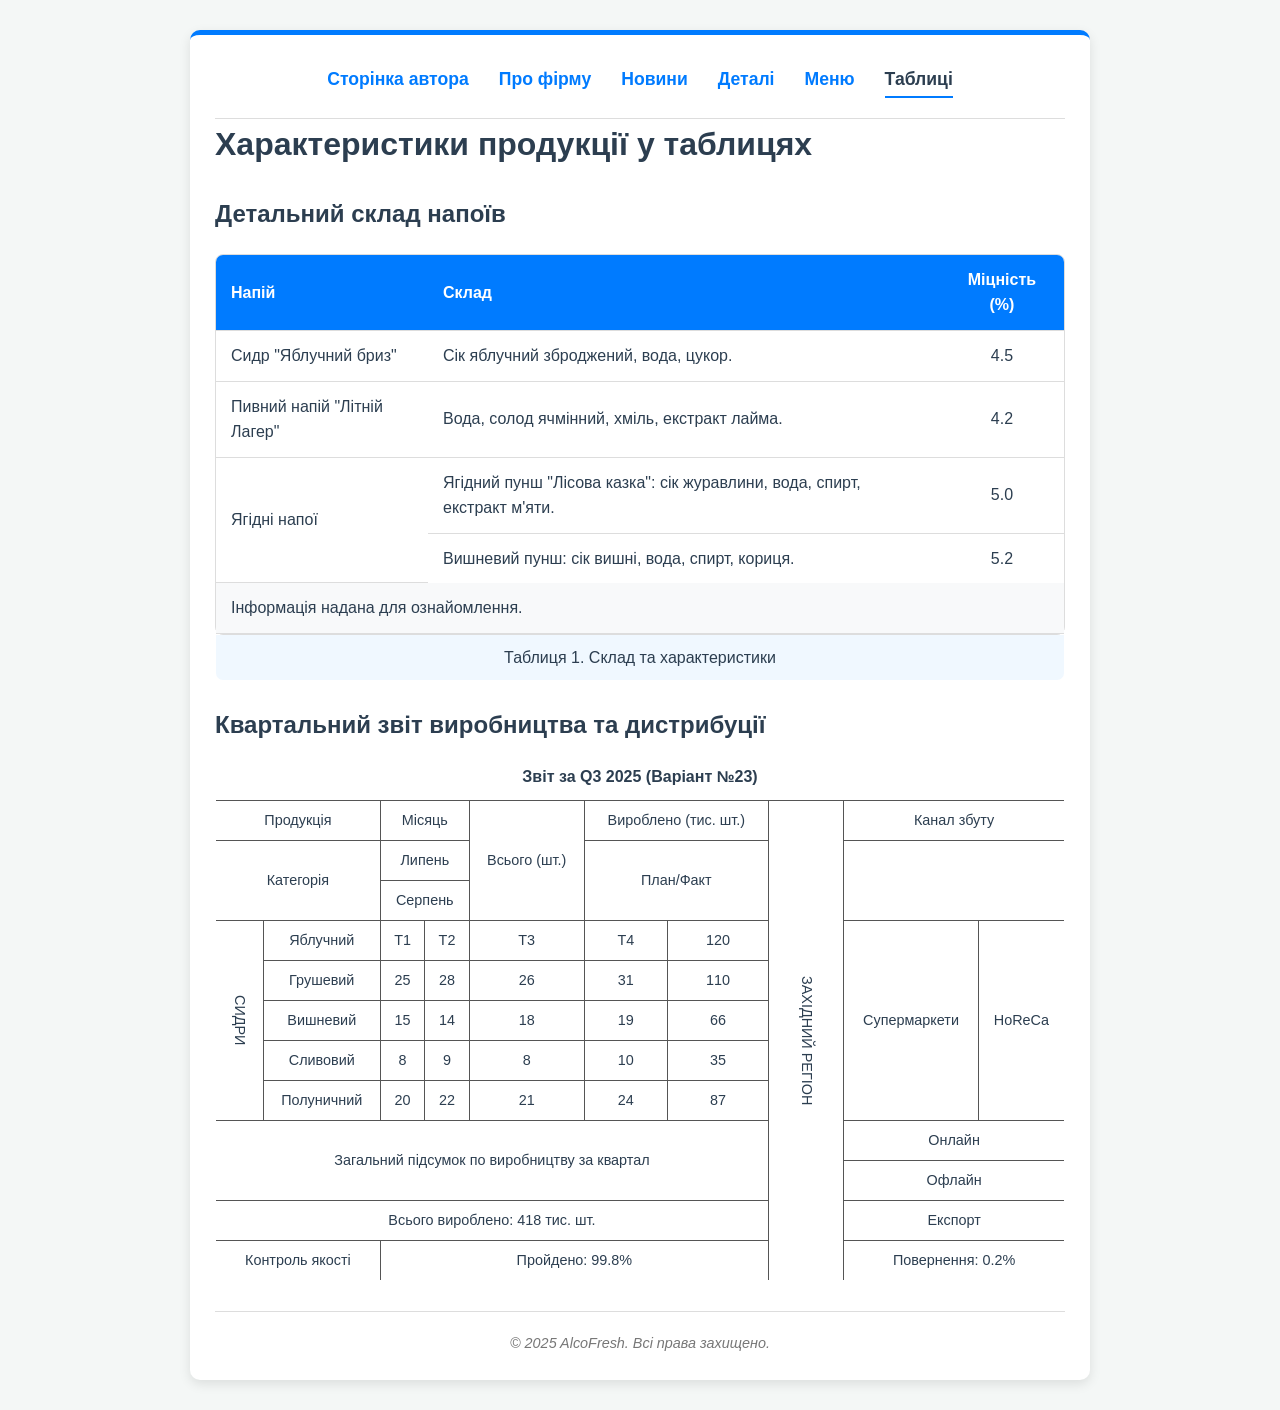
<file: tables.html>
<!DOCTYPE html>
<html lang="uk">

<head>
    <meta charset="UTF-8">
    <meta name="author" content="Шудровський Степан Вікторович">
    <meta name="viewport" content="width=device-width, initial-scale=1.0">
    <title>Характеристики продукції - AlcoFresh</title>
    <link rel="stylesheet" href="style.css">
</head>

<body>
    <div class="container">
        <header>
            <nav>
                <a href="index.html">Сторінка автора</a>
                <a href="company.html">Про фірму</a>
                <a href="news.html">Новини</a>
                <a href="lists.html">Деталі</a>
                <a href="menu.html">Меню</a>
                <a href="tables.html" class="active"><strong>Таблиці</strong></a>
            </nav>
        </header>
        <main>
            <h1>Характеристики продукції у таблицях</h1>

            <section>
                <h2>Детальний склад напоїв</h2>

                <table class="product-details-table" summary="Детальний склад та харчова цінність напоїв AlcoFresh"
                    rules="groups" border="1" cellpadding="10" cellspacing="0">

                    <caption title="Склад продукції" align="bottom" bgcolor="#f0f8ff">Таблиця 1. Склад та характеристики
                    </caption>

                    <thead class="table-header" lang="uk" dir="ltr">
                        <tr>
                            <th id="th-product" axis="product" class="header-cell" style="width: 25%;">Напій</th>
                            <th id="th-composition" axis="composition">Склад</th>
                            <th id="th-strength" axis="strength" style="text-align: center;">Міцність (%)</th>
                        </tr>
                    </thead>

                    <tfoot style="background-color: #f8f9fa;" dir="ltr">
                        <tr>
                            <td colspan="3">Інформація надана для ознайомлення.</td>
                        </tr>
                    </tfoot>

                    <tbody title="Основна інформація" align="left" char=".">
                        <tr id="row-cider" style="vertical-align: top;">
                            <td headers="th-product" axis="product">Сидр "Яблучний бриз"</td>
                            <td headers="th-composition" axis="composition">Сік яблучний зброджений, вода, цукор.</td>
                            <td headers="th-strength" axis="strength" style="text-align: center;">4.5</td>
                        </tr>
                        <tr id="row-lager">
                            <td headers="th-product" axis="product">Пивний напій "Літній Лагер"</td>
                            <td headers="th-composition" axis="composition">Вода, солод ячмінний, хміль, екстракт лайма.
                            </td>
                            <td headers="th-strength" axis="strength" style="text-align: center;">4.2</td>
                        </tr>
                        <tr id="row-punch">
                            <td headers="th-product" axis="product" rowspan="2">Ягідні напої</td>
                            <td headers="th-composition" axis="composition">Ягідний пунш "Лісова казка": сік журавлини,
                                вода, спирт, екстракт м'яти.</td>
                            <td headers="th-strength" axis="strength" style="text-align: center;">5.0</td>
                        </tr>
                        <tr id="row-punch-cherry">
                            <td headers="th-composition" axis="composition">Вишневий пунш: сік вишні, вода, спирт,
                                кориця.</td>
                            <td headers="th-strength" axis="strength" style="text-align: center;">5.2</td>
                        </tr>
                    </tbody>
                </table>
            </section>

            <section>
                <h2>Квартальний звіт виробництва та дистрибуції</h2>

                <table class="structural-table" border="1">
                    <caption>Звіт за Q3 2025 (Варіант №23)</caption>
                    <tr>
                        <td colspan="2" rowspan="1">Продукція</td>
                        <td colspan="2">Місяць</td>
                        <td rowspan="3">Всього (шт.)</td>
                        <td colspan="2">Вироблено (тис. шт.)</td>
                        <td rowspan="12" style="writing-mode: vertical-rl; text-orientation: mixed;">ЗАХІДНИЙ РЕГІОН
                        </td>
                        <td colspan="2">Канал збуту</td>
                    </tr>
                    <tr>
                        <td colspan="2" rowspan="2">Категорія</td>
                        <td colspan="2">Липень</td>
                        <td colspan="2" rowspan="2">План/Факт</td>
                    </tr>
                    <tr>
                        <td colspan="2">Серпень</td>
                    </tr>
                    <tr>
                        <td rowspan="5" style="writing-mode: vertical-rl; text-orientation: mixed;">СИДРИ</td>
                        <td>Яблучний</td>
                        <td>Т1</td>
                        <td>Т2</td>
                        <td>Т3</td>
                        <td>Т4</td>
                        <td>120</td>
                        <td rowspan="5">Супермаркети</td>
                        <td rowspan="5">HoReCa</td>
                    </tr>
                    <tr>
                        <td>Грушевий</td>
                        <td>25</td>
                        <td>28</td>
                        <td>26</td>
                        <td>31</td>
                        <td>110</td>
                    </tr>
                    <tr>
                        <td>Вишневий</td>
                        <td>15</td>
                        <td>14</td>
                        <td>18</td>
                        <td>19</td>
                        <td>66</td>
                    </tr>
                    <tr>
                        <td>Сливовий</td>
                        <td>8</td>
                        <td>9</td>
                        <td>8</td>
                        <td>10</td>
                        <td>35</td>
                    </tr>
                    <tr>
                        <td>Полуничний</td>
                        <td>20</td>
                        <td>22</td>
                        <td>21</td>
                        <td>24</td>
                        <td>87</td>
                    </tr>
                    <tr>
                        <td colspan="7" rowspan="2">Загальний підсумок по виробництву за квартал</td>
                        <td colspan="2">Онлайн</td>
                    </tr>
                    <tr>
                        <td colspan="2">Офлайн</td>
                    </tr>
                    <tr>
                        <td colspan="7">Всього вироблено: 418 тис. шт.</td>
                        <td colspan="2">Експорт</td>
                    </tr>
                    <tr>
                        <td colspan="2">Контроль якості</td>
                        <td colspan="5">Пройдено: 99.8%</td>
                        <td colspan="2">Повернення: 0.2%</td>
                    </tr>
                </table>
            </section>
        </main>
        <footer>
            <address>© 2025 AlcoFresh. Всі права захищено.</address>
        </footer>
    </div>
</body>

</html>
</file>
<file: style.css>
/* :root - псевдоклас для визначення глобальних CSS-змінних */
:root {
    --primary-color: #007bff;
    --dark-text: #2c3e50;
    --light-background: #f4f7f6;
    --card-background: #ffffff;
    --border-color: #ddd;
    --hover-color: #f8f9fa;
}

*,
*::before,
*::after {
    box-sizing: border-box;
    margin: 0;
    padding: 0;
}

body {
    background-color: var(--light-background);
    font-family: -apple-system, BlinkMacSystemFont, "Segoe UI", Roboto, Helvetica, Arial, sans-serif;
    color: var(--dark-text);
    line-height: 1.6;
}

.container {
    max-width: 900px;
    margin: 30px auto;
    padding: 25px;
    background-color: var(--card-background);
    border-radius: 10px;
    box-shadow: 0 4px 12px rgba(0, 0, 0, 0.1);
    border-top: 5px solid var(--primary-color);
}

header {
    border-bottom: 1px solid var(--border-color);
    padding-bottom: 20px;
    margin-bottom: 0;
}

section h1,
section h2 {
    margin-top: 25px;
}

nav {
    display: flex;
    justify-content: center;
    gap: 30px;
}

nav a {
    color: var(--primary-color);
    text-decoration: none;
    font-weight: bold;
    font-size: 1.1em;
    position: relative;
    padding: 5px 0;
    transition: color 0.3s ease;
}

nav a::after {
    content: '';
    position: absolute;
    width: 100%;
    height: 2px;
    background-color: var(--primary-color);
    bottom: 0;
    left: 0;
    transform: scaleX(0);
    transition: transform 0.3s ease;
}

nav a:hover::after,
nav a.active::after {
    transform: scaleX(1);
}

nav a.active {
    color: var(--dark-text);
}

footer {
    text-align: center;
    margin-top: 30px;
    padding-top: 20px;
    border-top: 1px solid var(--border-color);
    font-size: 0.9em;
    color: #777;
}

img {
    opacity: 0;
    animation: fadeIn 0.8s ease-in-out forwards;
}

@keyframes fadeIn {
    to {
        opacity: 1;
    }
}

.profile-header {
    display: flex;
    align-items: center;
    gap: 25px;
    margin-bottom: 30px;
}

.profile-pic {
    border-radius: 50%;
    border: 3px solid var(--primary-color);
    box-shadow: 0 0 10px rgba(0, 123, 255, 0.3);
    object-fit: cover;
    transition: transform 0.3s ease;
}

.profile-pic:hover {
    transform: scale(1.05);
}

.details h2 {
    border-left: 4px solid var(--primary-color);
    padding-left: 15px;
    margin-bottom: 15px;
}

table {
    width: 100%;
    border-collapse: collapse;
    margin-top: 20px;
    border: 1px solid var(--border-color);
    border-radius: 8px;
    overflow: hidden;
}

th,
td {
    padding: 12px 15px;
    text-align: left;
    border-bottom: 1px solid var(--border-color);
    vertical-align: middle;
}

thead {
    background-color: var(--primary-color);
    color: var(--card-background);
}

tbody tr:last-child td {
    border-bottom: none;
}

tbody tr:hover {
    background-color: var(--hover-color);
}

td img.product-photo {
    width: 70px;
    height: 70px;
    border-radius: 8px;
    object-fit: cover;
    box-shadow: 0 2px 4px rgba(0, 0, 0, 0.1);
    transition: transform 0.3s ease;
}

td img.product-photo:hover {
    transform: scale(1.1);
}

.news-item {
    padding-bottom: 15px;
    margin-bottom: 15px;
    border-bottom: 1px solid var(--border-color);
    overflow: hidden;
}

.news-item:last-child {
    border-bottom: none;
}

.news-photo {
    float: left;
    width: 150px;
    height: 150px;
    object-fit: cover;
    border-radius: 8px;
    margin-right: 15px;
    transition: transform 0.3s ease;
}

.news-photo:hover {
    transform: scale(1.05);
}

.read-more-btn {
    display: inline-block;
    margin-top: 10px;
    padding: 8px 15px;
    background-color: var(--primary-color);
    color: white;
    text-decoration: none;
    border-radius: 5px;
    font-weight: bold;
    transition: background-color 0.3s ease;
}

.read-more-btn:hover {
    background-color: #0056b3;
    color: white;
}

.custom-ol,
.advantages-list,
#glossary,
#main-menu {
    padding-left: 40px;
}

#glossary dt {
    font-weight: bold;
    margin-top: 10px;
}

#glossary dd {
    margin-left: 20px;
    margin-bottom: 10px;
}

.important-step {
    color: var(--primary-color);
}

.internal-nav {
    background-color: var(--hover-color);
    padding: 10px;
    border-radius: 5px;
    margin: 20px 0;
}

.promo {
    padding: 10px;
    border-radius: 5px;
    color: var(--dark-text);
    font-weight: bold;
}

#main-menu {
    list-style-type: circle;
}

.product-details-table {
    border-collapse: separate;
    border-spacing: 0;
}

.product-details-table caption {
    padding: 10px;
    caption-side: bottom;
    /* align="bottom" */
    background-color: #f0f8ff;
    /* bgcolor */
}

.structural-table {
    width: 100%;
    border-collapse: collapse;
    margin-top: 20px;
}

.structural-table td {
    border: 1px solid #555;
    padding: 8px;
    text-align: center;
    font-size: 0.9em;
    min-height: 30px;
}

.structural-table caption {
    font-weight: bold;
    margin-bottom: 10px;
}
</file>
